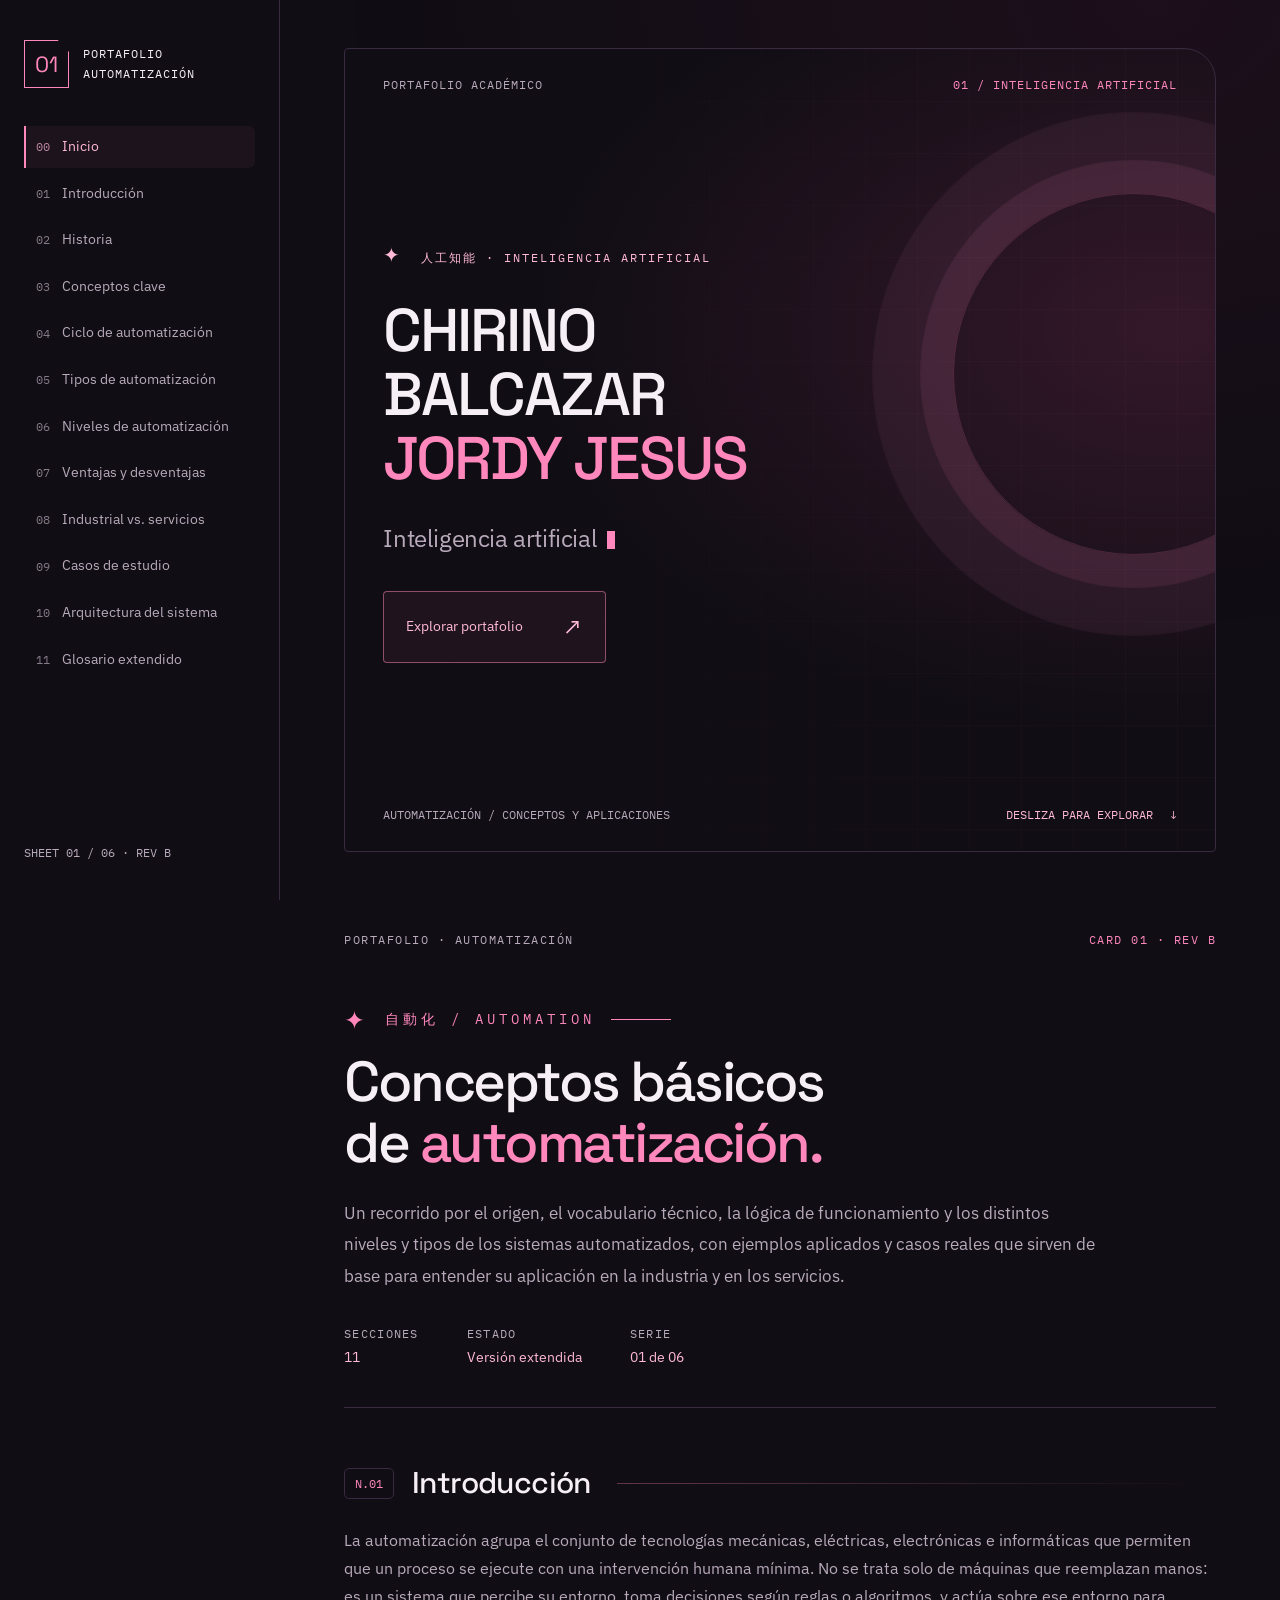
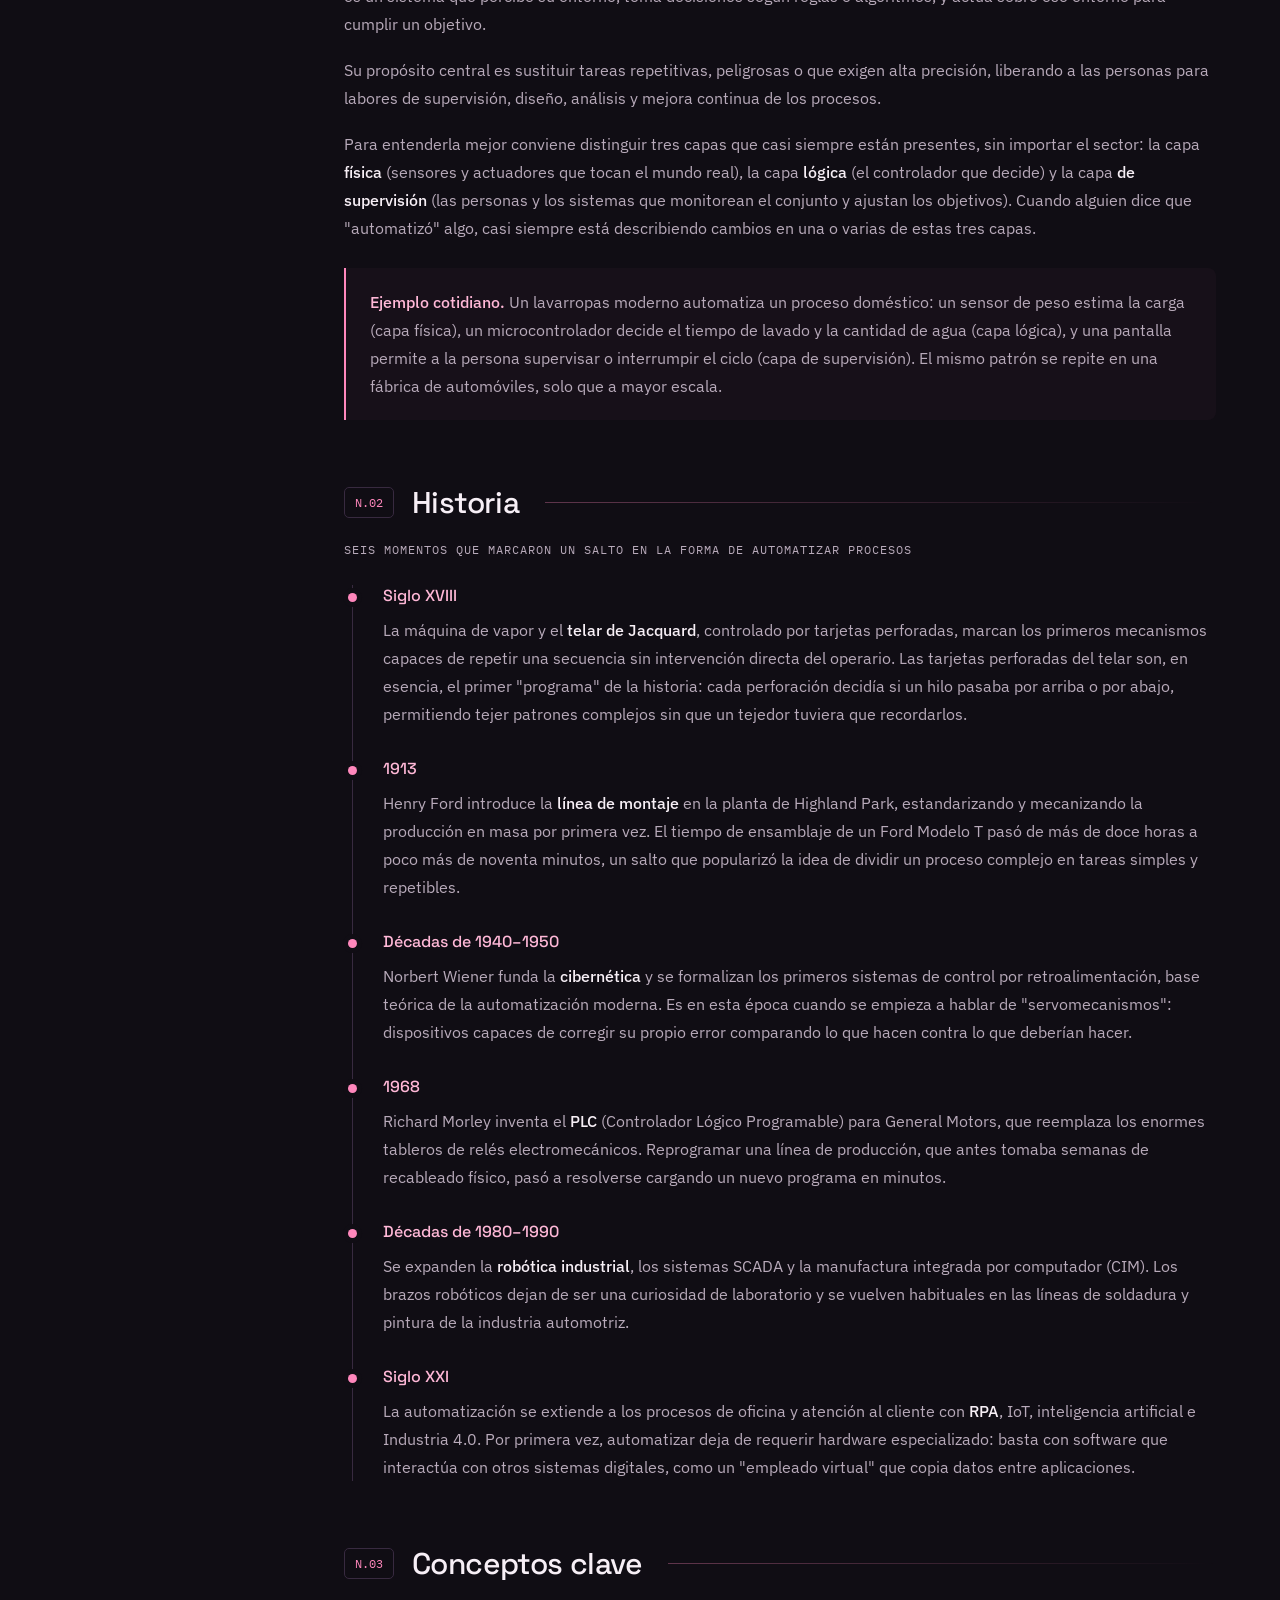
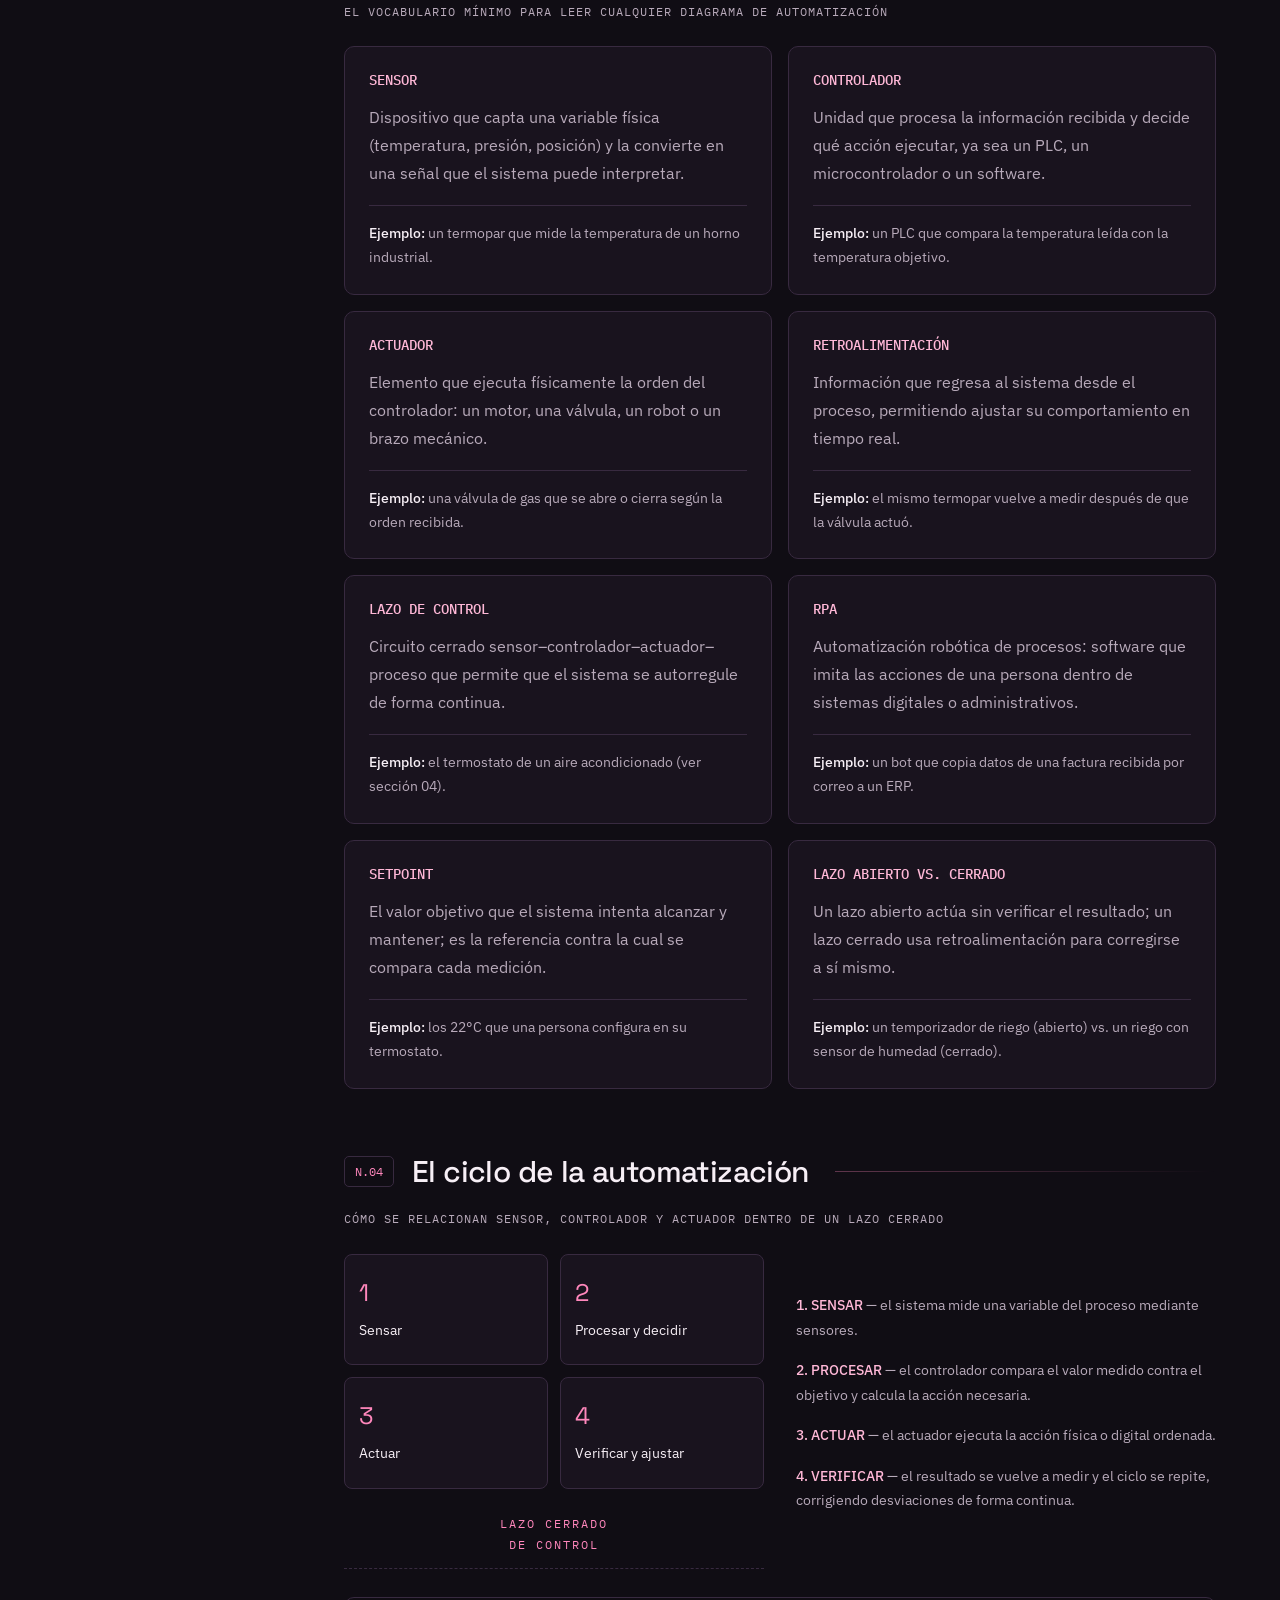
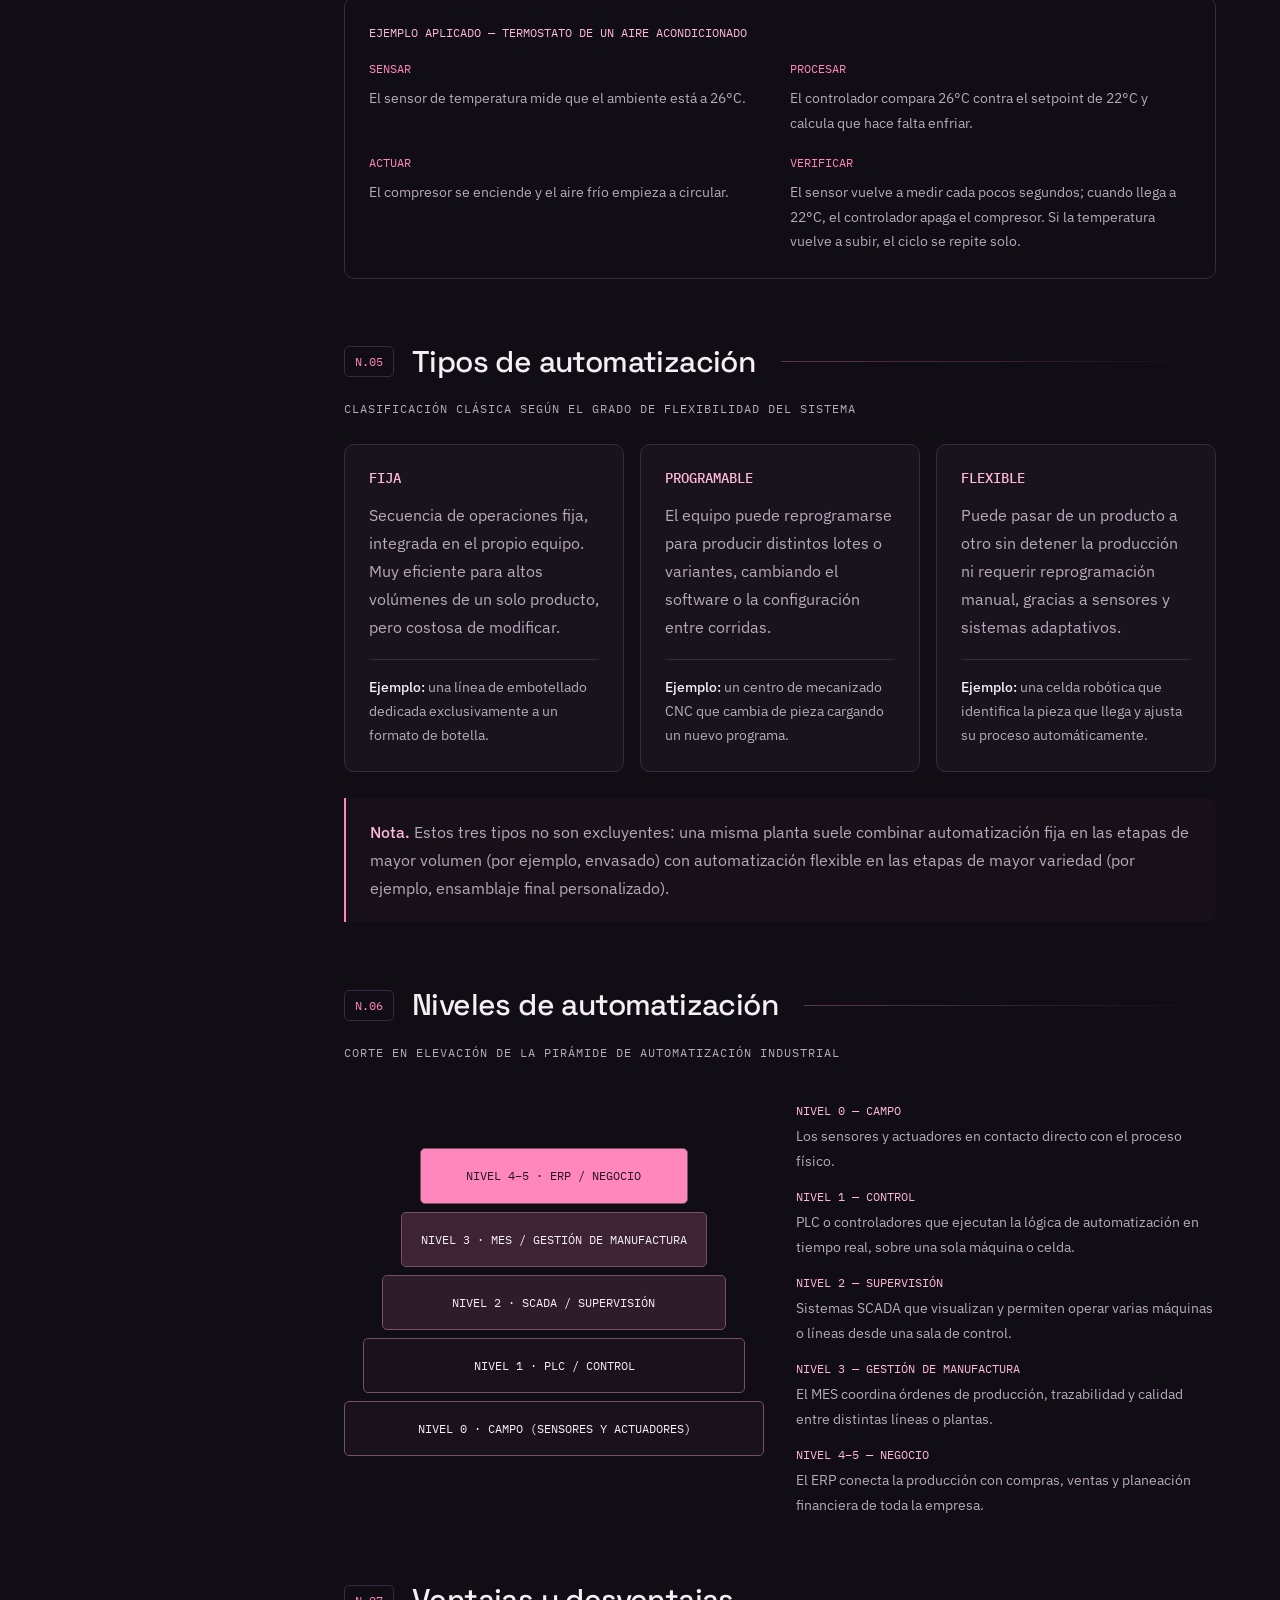
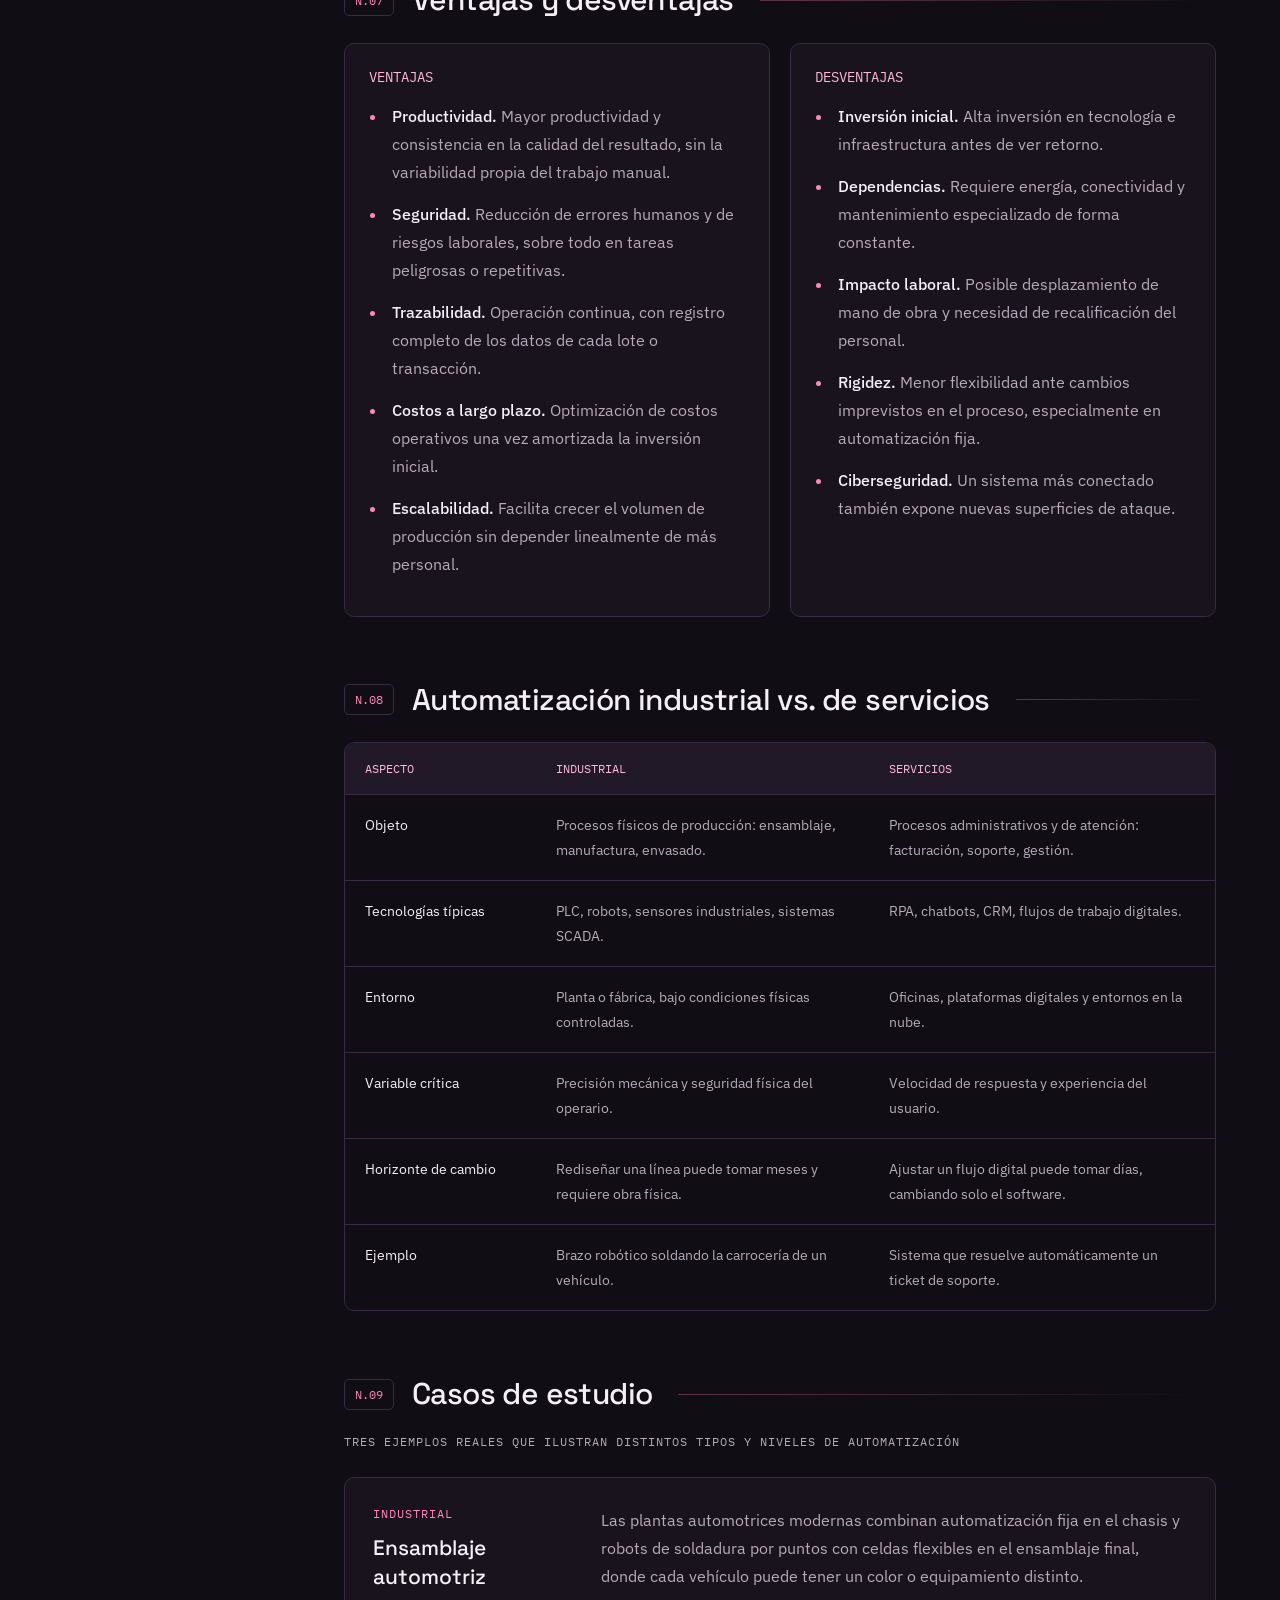
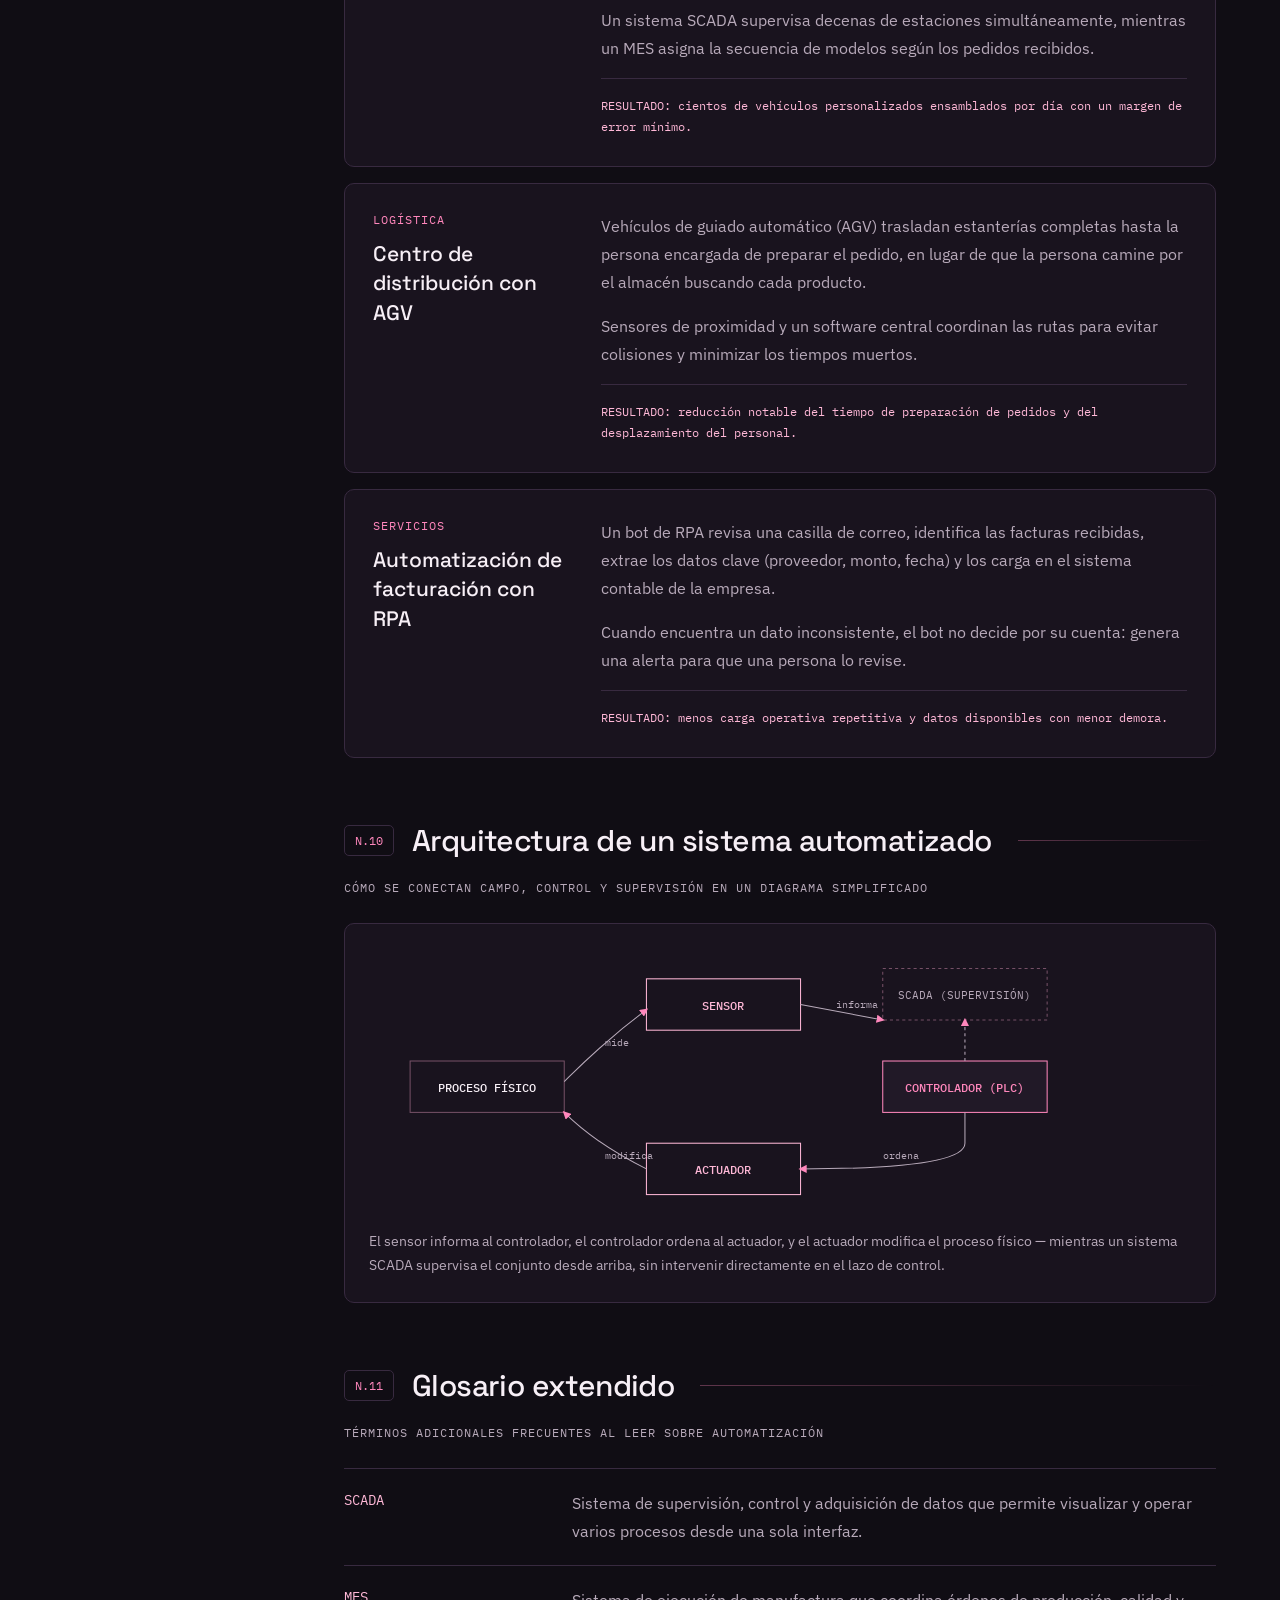
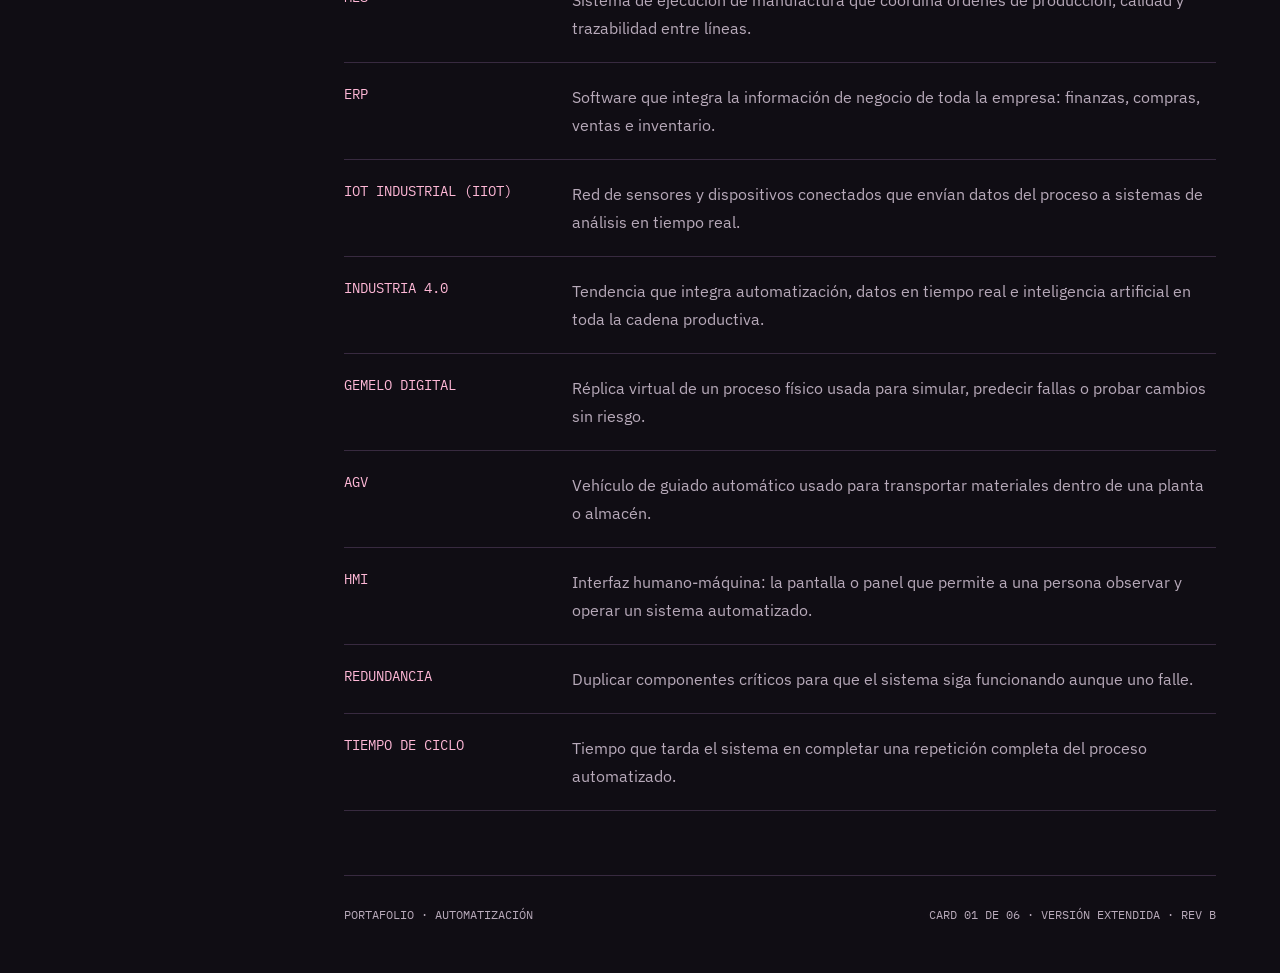
<file: index.html>
<!DOCTYPE html>
<html lang="es">
<head>
<meta charset="UTF-8">
<meta name="viewport" content="width=device-width, initial-scale=1.0">
<title>CHIRINO BALCAZAR JORDY JESUS | Inteligencia artificial</title>
<meta name="description" content="Introducción visual a la automatización: historia, conceptos clave, tipos, niveles, ventajas, desventajas y casos de estudio.">
<link rel="preconnect" href="https://fonts.googleapis.com">
<link rel="preconnect" href="https://fonts.gstatic.com" crossorigin>
<link href="https://fonts.googleapis.com/css2?family=Space+Grotesk:wght@500;600;700&family=IBM+Plex+Sans:wght@400;500;600&family=IBM+Plex+Mono:wght@400;500&display=swap" rel="stylesheet">
<meta name="theme-color" content="#100d14">
<link rel="stylesheet" href="css/styles.css">
</head>
<body>
<a class="skip" href="#contenido">Saltar al contenido</a>

<div class="progress" id="progress"></div>

<div class="shell">

  <nav class="rail" id="rail" aria-label="Índice de secciones">
    <div class="rail-brand">
      <span class="rail-mark">01</span>
      <span class="rail-brand-text">PORTAFOLIO<br>AUTOMATIZACIÓN</span>
    </div>
    <button class="menu-toggle" type="button" aria-controls="railList" aria-expanded="false">Índice +</button>
    <div class="rail-list" id="railList">
      <a href="#inicio" class="rail-link"><span class="rl-tag">00</span>Inicio</a>
      <a href="#introduccion" class="rail-link"><span class="rl-tag">01</span>Introducción</a>
      <a href="#historia" class="rail-link"><span class="rl-tag">02</span>Historia</a>
      <a href="#conceptos" class="rail-link"><span class="rl-tag">03</span>Conceptos clave</a>
      <a href="#ciclo" class="rail-link"><span class="rl-tag">04</span>Ciclo de automatización</a>
      <a href="#tipos" class="rail-link"><span class="rl-tag">05</span>Tipos de automatización</a>
      <a href="#niveles" class="rail-link"><span class="rl-tag">06</span>Niveles de automatización</a>
      <a href="#ventajas" class="rail-link"><span class="rl-tag">07</span>Ventajas y desventajas</a>
      <a href="#diferencias" class="rail-link"><span class="rl-tag">08</span>Industrial vs. servicios</a>
      <a href="#casos" class="rail-link"><span class="rl-tag">09</span>Casos de estudio</a>
      <a href="#arquitectura" class="rail-link"><span class="rl-tag">10</span>Arquitectura del sistema</a>
      <a href="#glosario" class="rail-link"><span class="rl-tag">11</span>Glosario extendido</a>
    </div>
    <div class="rail-foot">SHEET 01 / 06 · REV B</div>
  </nav>

  <main class="sheet" id="contenido">

    <section class="cover" id="inicio" aria-labelledby="cover-title">
      <div class="cover-top"><span>PORTAFOLIO ACADÉMICO</span><span class="cover-edition">01 / INTELIGENCIA ARTIFICIAL</span></div>
      <div class="cover-core">
        <div class="cover-kicker"><span aria-hidden="true">✦</span> 人工知能 · INTELIGENCIA ARTIFICIAL</div>
        <h1 id="cover-title">CHIRINO<br>BALCAZAR<br><span>JORDY JESUS</span></h1>
        <p class="cover-subject">Inteligencia artificial<span aria-hidden="true" class="cover-cursor"></span></p>
        <a class="cover-enter" href="#portafolio">Explorar portafolio <span aria-hidden="true">↗</span></a>
      </div>
      <div class="cover-bottom"><span>AUTOMATIZACIÓN / CONCEPTOS Y APLICACIONES</span><a href="#portafolio" aria-label="Continuar al contenido">DESLIZA PARA EXPLORAR <span aria-hidden="true">↓</span></a></div>
    </section>
    <header class="titleblock" id="portafolio">
      <div class="tb-row">
        <span>PORTAFOLIO · AUTOMATIZACIÓN</span>
        <span class="accent">CARD 01 · REV B</span>
      </div>
      <div class="anime-note" aria-hidden="true">自動化 / AUTOMATION</div>
      <h2 class="content-title">Conceptos básicos<br>de <span>automatización.</span></h2>
      <p class="lede">Un recorrido por el origen, el vocabulario técnico, la lógica de funcionamiento y los distintos niveles y tipos de los sistemas automatizados, con ejemplos aplicados y casos reales que sirven de base para entender su aplicación en la industria y en los servicios.</p>
      <div class="tb-meta">
        <div class="tb-meta-item"><span class="k">SECCIONES</span><span class="v">11</span></div>
        <div class="tb-meta-item"><span class="k">ESTADO</span><span class="v">Versión extendida</span></div>
        <div class="tb-meta-item"><span class="k">SERIE</span><span class="v">01 de 06</span></div>
      </div>
    </header>

    <section id="introduccion" class="panel">
      <div class="panel-head"><span class="coord">N.01</span><h2>Introducción</h2></div>
      <div class="panel-body">
        <p>La automatización agrupa el conjunto de tecnologías mecánicas, eléctricas, electrónicas e informáticas que permiten que un proceso se ejecute con una intervención humana mínima. No se trata solo de máquinas que reemplazan manos: es un sistema que percibe su entorno, toma decisiones según reglas o algoritmos, y actúa sobre ese entorno para cumplir un objetivo.</p>
        <p>Su propósito central es sustituir tareas repetitivas, peligrosas o que exigen alta precisión, liberando a las personas para labores de supervisión, diseño, análisis y mejora continua de los procesos.</p>
        <p>Para entenderla mejor conviene distinguir tres capas que casi siempre están presentes, sin importar el sector: la capa <b>física</b> (sensores y actuadores que tocan el mundo real), la capa <b>lógica</b> (el controlador que decide) y la capa <b>de supervisión</b> (las personas y los sistemas que monitorean el conjunto y ajustan los objetivos). Cuando alguien dice que "automatizó" algo, casi siempre está describiendo cambios en una o varias de estas tres capas.</p>
        <div class="callout"><b>Ejemplo cotidiano.</b> Un lavarropas moderno automatiza un proceso doméstico: un sensor de peso estima la carga (capa física), un microcontrolador decide el tiempo de lavado y la cantidad de agua (capa lógica), y una pantalla permite a la persona supervisar o interrumpir el ciclo (capa de supervisión). El mismo patrón se repite en una fábrica de automóviles, solo que a mayor escala.</div>
      </div>
    </section>

    <section id="historia" class="panel">
      <div class="panel-head"><span class="coord">N.02</span><h2>Historia</h2></div>
      <div class="panel-sub">SEIS MOMENTOS QUE MARCARON UN SALTO EN LA FORMA DE AUTOMATIZAR PROCESOS</div>
      <div class="timeline">
        <div class="tl-item"><div class="tl-year">Siglo XVIII</div><div class="tl-text">La máquina de vapor y el <b>telar de Jacquard</b>, controlado por tarjetas perforadas, marcan los primeros mecanismos capaces de repetir una secuencia sin intervención directa del operario. Las tarjetas perforadas del telar son, en esencia, el primer "programa" de la historia: cada perforación decidía si un hilo pasaba por arriba o por abajo, permitiendo tejer patrones complejos sin que un tejedor tuviera que recordarlos.</div></div>
        <div class="tl-item"><div class="tl-year">1913</div><div class="tl-text">Henry Ford introduce la <b>línea de montaje</b> en la planta de Highland Park, estandarizando y mecanizando la producción en masa por primera vez. El tiempo de ensamblaje de un Ford Modelo T pasó de más de doce horas a poco más de noventa minutos, un salto que popularizó la idea de dividir un proceso complejo en tareas simples y repetibles.</div></div>
        <div class="tl-item"><div class="tl-year">Décadas de 1940–1950</div><div class="tl-text">Norbert Wiener funda la <b>cibernética</b> y se formalizan los primeros sistemas de control por retroalimentación, base teórica de la automatización moderna. Es en esta época cuando se empieza a hablar de "servomecanismos": dispositivos capaces de corregir su propio error comparando lo que hacen contra lo que deberían hacer.</div></div>
        <div class="tl-item"><div class="tl-year">1968</div><div class="tl-text">Richard Morley inventa el <b>PLC</b> (Controlador Lógico Programable) para General Motors, que reemplaza los enormes tableros de relés electromecánicos. Reprogramar una línea de producción, que antes tomaba semanas de recableado físico, pasó a resolverse cargando un nuevo programa en minutos.</div></div>
        <div class="tl-item"><div class="tl-year">Décadas de 1980–1990</div><div class="tl-text">Se expanden la <b>robótica industrial</b>, los sistemas SCADA y la manufactura integrada por computador (CIM). Los brazos robóticos dejan de ser una curiosidad de laboratorio y se vuelven habituales en las líneas de soldadura y pintura de la industria automotriz.</div></div>
        <div class="tl-item"><div class="tl-year">Siglo XXI</div><div class="tl-text">La automatización se extiende a los procesos de oficina y atención al cliente con <b>RPA</b>, IoT, inteligencia artificial e Industria 4.0. Por primera vez, automatizar deja de requerir hardware especializado: basta con software que interactúa con otros sistemas digitales, como un "empleado virtual" que copia datos entre aplicaciones.</div></div>
      </div>
    </section>

    <section id="conceptos" class="panel">
      <div class="panel-head"><span class="coord">N.03</span><h2>Conceptos clave</h2></div>
      <div class="panel-sub">EL VOCABULARIO MÍNIMO PARA LEER CUALQUIER DIAGRAMA DE AUTOMATIZACIÓN</div>
      <div class="term-grid">
        <div class="term"><div class="term-name">SENSOR</div><div class="term-def">Dispositivo que capta una variable física (temperatura, presión, posición) y la convierte en una señal que el sistema puede interpretar.</div><div class="term-ex"><b>Ejemplo:</b> un termopar que mide la temperatura de un horno industrial.</div></div>
        <div class="term"><div class="term-name">CONTROLADOR</div><div class="term-def">Unidad que procesa la información recibida y decide qué acción ejecutar, ya sea un PLC, un microcontrolador o un software.</div><div class="term-ex"><b>Ejemplo:</b> un PLC que compara la temperatura leída con la temperatura objetivo.</div></div>
        <div class="term"><div class="term-name">ACTUADOR</div><div class="term-def">Elemento que ejecuta físicamente la orden del controlador: un motor, una válvula, un robot o un brazo mecánico.</div><div class="term-ex"><b>Ejemplo:</b> una válvula de gas que se abre o cierra según la orden recibida.</div></div>
        <div class="term"><div class="term-name">RETROALIMENTACIÓN</div><div class="term-def">Información que regresa al sistema desde el proceso, permitiendo ajustar su comportamiento en tiempo real.</div><div class="term-ex"><b>Ejemplo:</b> el mismo termopar vuelve a medir después de que la válvula actuó.</div></div>
        <div class="term"><div class="term-name">LAZO DE CONTROL</div><div class="term-def">Circuito cerrado sensor–controlador–actuador–proceso que permite que el sistema se autorregule de forma continua.</div><div class="term-ex"><b>Ejemplo:</b> el termostato de un aire acondicionado (ver sección 04).</div></div>
        <div class="term"><div class="term-name">RPA</div><div class="term-def">Automatización robótica de procesos: software que imita las acciones de una persona dentro de sistemas digitales o administrativos.</div><div class="term-ex"><b>Ejemplo:</b> un bot que copia datos de una factura recibida por correo a un ERP.</div></div>
        <div class="term"><div class="term-name">SETPOINT</div><div class="term-def">El valor objetivo que el sistema intenta alcanzar y mantener; es la referencia contra la cual se compara cada medición.</div><div class="term-ex"><b>Ejemplo:</b> los 22°C que una persona configura en su termostato.</div></div>
        <div class="term"><div class="term-name">LAZO ABIERTO VS. CERRADO</div><div class="term-def">Un lazo abierto actúa sin verificar el resultado; un lazo cerrado usa retroalimentación para corregirse a sí mismo.</div><div class="term-ex"><b>Ejemplo:</b> un temporizador de riego (abierto) vs. un riego con sensor de humedad (cerrado).</div></div>
      </div>
    </section>

    <section id="ciclo" class="panel">
      <div class="panel-head"><span class="coord">N.04</span><h2>El ciclo de la automatización</h2></div>
      <div class="panel-sub">CÓMO SE RELACIONAN SENSOR, CONTROLADOR Y ACTUADOR DENTRO DE UN LAZO CERRADO</div>
      <div class="cycle-wrap">
        <div class="cycle">
          <div class="cycle-node cn-1"><div class="num">1</div><div class="label">Sensar</div></div>
          <div class="cycle-node cn-2"><div class="num">2</div><div class="label">Procesar y decidir</div></div>
          <div class="cycle-node cn-3"><div class="num">3</div><div class="label">Actuar</div></div>
          <div class="cycle-node cn-4"><div class="num">4</div><div class="label">Verificar y ajustar</div></div>
          <div class="cycle-center">LAZO CERRADO<br>DE CONTROL</div>
        </div>
        <div class="cycle-legend">
          <div class="cl-item"><b>1. SENSAR</b> — el sistema mide una variable del proceso mediante sensores.</div>
          <div class="cl-item"><b>2. PROCESAR</b> — el controlador compara el valor medido contra el objetivo y calcula la acción necesaria.</div>
          <div class="cl-item"><b>3. ACTUAR</b> — el actuador ejecuta la acción física o digital ordenada.</div>
          <div class="cl-item"><b>4. VERIFICAR</b> — el resultado se vuelve a medir y el ciclo se repite, corrigiendo desviaciones de forma continua.</div>
        </div>
      </div>
      <div class="applied-example">
        <div class="ae-head">EJEMPLO APLICADO — TERMOSTATO DE UN AIRE ACONDICIONADO</div>
        <div class="ae-steps">
          <div class="ae-step"><span class="ae-role">SENSAR</span>El sensor de temperatura mide que el ambiente está a 26°C.</div>
          <div class="ae-step"><span class="ae-role">PROCESAR</span>El controlador compara 26°C contra el setpoint de 22°C y calcula que hace falta enfriar.</div>
          <div class="ae-step"><span class="ae-role">ACTUAR</span>El compresor se enciende y el aire frío empieza a circular.</div>
          <div class="ae-step"><span class="ae-role">VERIFICAR</span>El sensor vuelve a medir cada pocos segundos; cuando llega a 22°C, el controlador apaga el compresor. Si la temperatura vuelve a subir, el ciclo se repite solo.</div>
        </div>
      </div>
    </section>

    <section id="tipos" class="panel">
      <div class="panel-head"><span class="coord">N.05</span><h2>Tipos de automatización</h2></div>
      <div class="panel-sub">CLASIFICACIÓN CLÁSICA SEGÚN EL GRADO DE FLEXIBILIDAD DEL SISTEMA</div>
      <div class="type-grid">
        <div class="type-card"><div class="tc-name">FIJA</div><div class="tc-def">Secuencia de operaciones fija, integrada en el propio equipo. Muy eficiente para altos volúmenes de un solo producto, pero costosa de modificar.</div><div class="tc-example"><b>Ejemplo:</b> una línea de embotellado dedicada exclusivamente a un formato de botella.</div></div>
        <div class="type-card"><div class="tc-name">PROGRAMABLE</div><div class="tc-def">El equipo puede reprogramarse para producir distintos lotes o variantes, cambiando el software o la configuración entre corridas.</div><div class="tc-example"><b>Ejemplo:</b> un centro de mecanizado CNC que cambia de pieza cargando un nuevo programa.</div></div>
        <div class="type-card"><div class="tc-name">FLEXIBLE</div><div class="tc-def">Puede pasar de un producto a otro sin detener la producción ni requerir reprogramación manual, gracias a sensores y sistemas adaptativos.</div><div class="tc-example"><b>Ejemplo:</b> una celda robótica que identifica la pieza que llega y ajusta su proceso automáticamente.</div></div>
      </div>
      <div class="callout warn"><b>Nota.</b> Estos tres tipos no son excluyentes: una misma planta suele combinar automatización fija en las etapas de mayor volumen (por ejemplo, envasado) con automatización flexible en las etapas de mayor variedad (por ejemplo, ensamblaje final personalizado).</div>
    </section>

    <section id="niveles" class="panel">
      <div class="panel-head"><span class="coord">N.06</span><h2>Niveles de automatización</h2></div>
      <div class="panel-sub">CORTE EN ELEVACIÓN DE LA PIRÁMIDE DE AUTOMATIZACIÓN INDUSTRIAL</div>
      <div class="pyramid-wrap">
        <div class="pyramid">
          <div class="pyr-level pyr-5">NIVEL 4–5 · ERP / NEGOCIO</div>
          <div class="pyr-level pyr-4">NIVEL 3 · MES / GESTIÓN DE MANUFACTURA</div>
          <div class="pyr-level pyr-3">NIVEL 2 · SCADA / SUPERVISIÓN</div>
          <div class="pyr-level pyr-2">NIVEL 1 · PLC / CONTROL</div>
          <div class="pyr-level pyr-1">NIVEL 0 · CAMPO (SENSORES Y ACTUADORES)</div>
        </div>
        <div class="pyramid-legend">
          <dl>
            <dt>NIVEL 0 — CAMPO</dt><dd>Los sensores y actuadores en contacto directo con el proceso físico.</dd>
            <dt>NIVEL 1 — CONTROL</dt><dd>PLC o controladores que ejecutan la lógica de automatización en tiempo real, sobre una sola máquina o celda.</dd>
            <dt>NIVEL 2 — SUPERVISIÓN</dt><dd>Sistemas SCADA que visualizan y permiten operar varias máquinas o líneas desde una sala de control.</dd>
            <dt>NIVEL 3 — GESTIÓN DE MANUFACTURA</dt><dd>El MES coordina órdenes de producción, trazabilidad y calidad entre distintas líneas o plantas.</dd>
            <dt>NIVEL 4–5 — NEGOCIO</dt><dd>El ERP conecta la producción con compras, ventas y planeación financiera de toda la empresa.</dd>
          </dl>
        </div>
      </div>
    </section>

    <section id="ventajas" class="panel">
      <div class="panel-head"><span class="coord">N.07</span><h2>Ventajas y desventajas</h2></div>
      <div class="pros-cons">
        <div class="pc-col pros">
          <div class="pc-head">VENTAJAS</div>
          <ul>
            <li><b>Productividad.</b> Mayor productividad y consistencia en la calidad del resultado, sin la variabilidad propia del trabajo manual.</li>
            <li><b>Seguridad.</b> Reducción de errores humanos y de riesgos laborales, sobre todo en tareas peligrosas o repetitivas.</li>
            <li><b>Trazabilidad.</b> Operación continua, con registro completo de los datos de cada lote o transacción.</li>
            <li><b>Costos a largo plazo.</b> Optimización de costos operativos una vez amortizada la inversión inicial.</li>
            <li><b>Escalabilidad.</b> Facilita crecer el volumen de producción sin depender linealmente de más personal.</li>
          </ul>
        </div>
        <div class="pc-col cons">
          <div class="pc-head">DESVENTAJAS</div>
          <ul>
            <li><b>Inversión inicial.</b> Alta inversión en tecnología e infraestructura antes de ver retorno.</li>
            <li><b>Dependencias.</b> Requiere energía, conectividad y mantenimiento especializado de forma constante.</li>
            <li><b>Impacto laboral.</b> Posible desplazamiento de mano de obra y necesidad de recalificación del personal.</li>
            <li><b>Rigidez.</b> Menor flexibilidad ante cambios imprevistos en el proceso, especialmente en automatización fija.</li>
            <li><b>Ciberseguridad.</b> Un sistema más conectado también expone nuevas superficies de ataque.</li>
          </ul>
        </div>
      </div>
    </section>

    <section id="diferencias" class="panel">
      <div class="panel-head"><span class="coord">N.08</span><h2>Automatización industrial vs. de servicios</h2></div>
      <div class="table-scroll" tabindex="0" role="region" aria-label="Comparación entre automatización industrial y de servicios"><table>
        <thead><tr><th>ASPECTO</th><th class="col-ind">INDUSTRIAL</th><th class="col-serv">SERVICIOS</th></tr></thead>
        <tbody>
          <tr><td>Objeto</td><td>Procesos físicos de producción: ensamblaje, manufactura, envasado.</td><td>Procesos administrativos y de atención: facturación, soporte, gestión.</td></tr>
          <tr><td>Tecnologías típicas</td><td>PLC, robots, sensores industriales, sistemas SCADA.</td><td>RPA, chatbots, CRM, flujos de trabajo digitales.</td></tr>
          <tr><td>Entorno</td><td>Planta o fábrica, bajo condiciones físicas controladas.</td><td>Oficinas, plataformas digitales y entornos en la nube.</td></tr>
          <tr><td>Variable crítica</td><td>Precisión mecánica y seguridad física del operario.</td><td>Velocidad de respuesta y experiencia del usuario.</td></tr>
          <tr><td>Horizonte de cambio</td><td>Rediseñar una línea puede tomar meses y requiere obra física.</td><td>Ajustar un flujo digital puede tomar días, cambiando solo el software.</td></tr>
          <tr><td>Ejemplo</td><td>Brazo robótico soldando la carrocería de un vehículo.</td><td>Sistema que resuelve automáticamente un ticket de soporte.</td></tr>
        </tbody>
      </table></div>
    </section>

    <section id="casos" class="panel">
      <div class="panel-head"><span class="coord">N.09</span><h2>Casos de estudio</h2></div>
      <div class="panel-sub">TRES EJEMPLOS REALES QUE ILUSTRAN DISTINTOS TIPOS Y NIVELES DE AUTOMATIZACIÓN</div>
      <div class="case-grid">
        <div class="case">
          <div><div class="case-tag">INDUSTRIAL</div><div class="case-title">Ensamblaje automotriz</div></div>
          <div class="case-body">
            <p>Las plantas automotrices modernas combinan automatización fija en el chasis y robots de soldadura por puntos con celdas flexibles en el ensamblaje final, donde cada vehículo puede tener un color o equipamiento distinto.</p>
            <p>Un sistema SCADA supervisa decenas de estaciones simultáneamente, mientras un MES asigna la secuencia de modelos según los pedidos recibidos.</p>
            <div class="case-result">RESULTADO: cientos de vehículos personalizados ensamblados por día con un margen de error mínimo.</div>
          </div>
        </div>
        <div class="case">
          <div><div class="case-tag">LOGÍSTICA</div><div class="case-title">Centro de distribución con AGV</div></div>
          <div class="case-body">
            <p>Vehículos de guiado automático (AGV) trasladan estanterías completas hasta la persona encargada de preparar el pedido, en lugar de que la persona camine por el almacén buscando cada producto.</p>
            <p>Sensores de proximidad y un software central coordinan las rutas para evitar colisiones y minimizar los tiempos muertos.</p>
            <div class="case-result">RESULTADO: reducción notable del tiempo de preparación de pedidos y del desplazamiento del personal.</div>
          </div>
        </div>
        <div class="case">
          <div><div class="case-tag">SERVICIOS</div><div class="case-title">Automatización de facturación con RPA</div></div>
          <div class="case-body">
            <p>Un bot de RPA revisa una casilla de correo, identifica las facturas recibidas, extrae los datos clave (proveedor, monto, fecha) y los carga en el sistema contable de la empresa.</p>
            <p>Cuando encuentra un dato inconsistente, el bot no decide por su cuenta: genera una alerta para que una persona lo revise.</p>
            <div class="case-result">RESULTADO: menos carga operativa repetitiva y datos disponibles con menor demora.</div>
          </div>
        </div>
      </div>
    </section>

    <section id="arquitectura" class="panel">
      <div class="panel-head"><span class="coord">N.10</span><h2>Arquitectura de un sistema automatizado</h2></div>
      <div class="panel-sub">CÓMO SE CONECTAN CAMPO, CONTROL Y SUPERVISIÓN EN UN DIAGRAMA SIMPLIFICADO</div>
      <div class="arch-figure">
        <svg role="img" aria-label="Lazo de control entre proceso, sensor, controlador y actuador, con supervisión SCADA" viewBox="0 0 800 260" xmlns="http://www.w3.org/2000/svg" width="100%" height="auto">
          <defs>
            <marker id="arrow" markerWidth="8" markerHeight="8" refX="6" refY="4" orient="auto">
              <path d="M0,0 L8,4 L0,8 z" fill="#ff87bc"/>
            </marker>
          </defs>
          <rect x="40" y="110" width="150" height="50" fill="#19131e" stroke="#755066"/>
          <text x="115" y="140" text-anchor="middle" fill="#f7eff6" font-family="IBM Plex Mono" font-size="12" font-weight="500">PROCESO FÍSICO</text>

          <rect x="270" y="30" width="150" height="50" fill="#19131e" stroke="#ffb8d7"/>
          <text x="345" y="60" text-anchor="middle" fill="#ffb8d7" font-family="IBM Plex Mono" font-size="12" font-weight="500">SENSOR</text>

          <rect x="500" y="110" width="160" height="50" fill="#211927" stroke="#ff87bc"/>
          <text x="580" y="140" text-anchor="middle" fill="#ff87bc" font-family="IBM Plex Mono" font-size="12" font-weight="500">CONTROLADOR (PLC)</text>

          <rect x="270" y="190" width="150" height="50" fill="#19131e" stroke="#ffb8d7"/>
          <text x="345" y="220" text-anchor="middle" fill="#ffb8d7" font-family="IBM Plex Mono" font-size="12" font-weight="500">ACTUADOR</text>

          <rect x="500" y="20" width="160" height="50" fill="#19131e" stroke="#755066" stroke-dasharray="3,3"/>
          <text x="580" y="50" text-anchor="middle" fill="#b8aaba" font-family="IBM Plex Mono" font-size="11">SCADA (SUPERVISIÓN)</text>

          <path d="M190,130 Q230,90 270,60" fill="none" stroke="#b8aaba" marker-end="url(#arrow)"/>
          <path d="M420,55 L500,70" fill="none" stroke="#b8aaba" marker-end="url(#arrow)"/>
          <path d="M580,160 L580,190 Q580,215 420,215" fill="none" stroke="#b8aaba" marker-end="url(#arrow)"/>
          <path d="M270,215 Q220,190 190,160" fill="none" stroke="#b8aaba" marker-end="url(#arrow)"/>
          <path d="M580,110 L580,70" fill="none" stroke="#b8aaba" stroke-dasharray="3,3" marker-end="url(#arrow)"/>

          <text x="230" y="95" fill="#b8aaba" font-family="IBM Plex Mono" font-size="10">mide</text>
          <text x="455" y="58" fill="#b8aaba" font-family="IBM Plex Mono" font-size="10">informa</text>
          <text x="500" y="205" fill="#b8aaba" font-family="IBM Plex Mono" font-size="10">ordena</text>
          <text x="230" y="205" fill="#b8aaba" font-family="IBM Plex Mono" font-size="10">modifica</text>
        </svg>
        <p class="arch-caption">El sensor informa al controlador, el controlador ordena al actuador, y el actuador modifica el proceso físico — mientras un sistema SCADA supervisa el conjunto desde arriba, sin intervenir directamente en el lazo de control.</p>
      </div>
    </section>

    <section id="glosario" class="panel">
      <div class="panel-head"><span class="coord">N.11</span><h2>Glosario extendido</h2></div>
      <div class="panel-sub">TÉRMINOS ADICIONALES FRECUENTES AL LEER SOBRE AUTOMATIZACIÓN</div>
      <div class="glossary">
        <div class="g-item"><div class="g-term">SCADA</div><div class="g-def">Sistema de supervisión, control y adquisición de datos que permite visualizar y operar varios procesos desde una sola interfaz.</div></div>
        <div class="g-item"><div class="g-term">MES</div><div class="g-def">Sistema de ejecución de manufactura que coordina órdenes de producción, calidad y trazabilidad entre líneas.</div></div>
        <div class="g-item"><div class="g-term">ERP</div><div class="g-def">Software que integra la información de negocio de toda la empresa: finanzas, compras, ventas e inventario.</div></div>
        <div class="g-item"><div class="g-term">IOT INDUSTRIAL (IIOT)</div><div class="g-def">Red de sensores y dispositivos conectados que envían datos del proceso a sistemas de análisis en tiempo real.</div></div>
        <div class="g-item"><div class="g-term">INDUSTRIA 4.0</div><div class="g-def">Tendencia que integra automatización, datos en tiempo real e inteligencia artificial en toda la cadena productiva.</div></div>
        <div class="g-item"><div class="g-term">GEMELO DIGITAL</div><div class="g-def">Réplica virtual de un proceso físico usada para simular, predecir fallas o probar cambios sin riesgo.</div></div>
        <div class="g-item"><div class="g-term">AGV</div><div class="g-def">Vehículo de guiado automático usado para transportar materiales dentro de una planta o almacén.</div></div>
        <div class="g-item"><div class="g-term">HMI</div><div class="g-def">Interfaz humano-máquina: la pantalla o panel que permite a una persona observar y operar un sistema automatizado.</div></div>
        <div class="g-item"><div class="g-term">REDUNDANCIA</div><div class="g-def">Duplicar componentes críticos para que el sistema siga funcionando aunque uno falle.</div></div>
        <div class="g-item"><div class="g-term">TIEMPO DE CICLO</div><div class="g-def">Tiempo que tarda el sistema en completar una repetición completa del proceso automatizado.</div></div>
      </div>
    </section>

    <footer>
      <span>PORTAFOLIO · AUTOMATIZACIÓN</span>
      <span>CARD 01 DE 06 · VERSIÓN EXTENDIDA · REV B</span>
    </footer>

  </main>
</div>

<script src="js/main.js" defer></script>
</body>
</html>
</file>
<file: css/styles.css>
/* SAKURA / Edita estos colores para personalizar el tema. */
:root{--bg:#100d14;--surface:#19131e;--raised:#211927;--pink:#ff87bc;--bright:#ffb8d7;--text:#f7eff6;--muted:#b8aaba;--line:#382a40;--mono:'IBM Plex Mono',monospace;--body:'IBM Plex Sans',system-ui,sans-serif;--heading:'Space Grotesk',system-ui,sans-serif;color-scheme:dark}
*{box-sizing:border-box}html{scroll-behavior:smooth;scroll-padding-top:40px}body{margin:0;background:var(--bg);color:var(--text);font:16px/1.75 var(--body)}body:before{content:'';position:fixed;inset:0;pointer-events:none;background:radial-gradient(ellipse at 90% 0%,#a12a6517,transparent 50%);z-index:-1}::selection{background:var(--pink);color:var(--bg)}a{color:inherit}button{font:inherit}a:focus-visible,button:focus-visible,[tabindex]:focus-visible{outline:2px solid var(--pink);outline-offset:5px}.progress{position:fixed;top:0;left:0;width:100%;height:3px;background:var(--pink);transform:scaleX(0);transform-origin:left;z-index:20;box-shadow:0 0 16px #ff87bc70}.shell{max-width:1600px;margin:auto;display:grid;grid-template-columns:280px minmax(0,1fr)}.rail{position:sticky;top:0;height:100vh;padding:40px 24px;border-right:1px solid var(--line);display:flex;flex-direction:column;overflow-y:auto}.rail-brand{display:flex;gap:14px;align-items:center;padding-bottom:38px}.rail-mark{display:grid;place-items:center;width:45px;height:48px;color:var(--pink);border:1px solid var(--pink);font:22px var(--heading);clip-path:polygon(0 0,75% 0,100% 25%,100% 100%,0 100%)}.rail-brand-text{font:12px/1.7 var(--mono);letter-spacing:1px}.rail-list{display:grid;gap:5px}.rail-link{text-decoration:none;display:flex;gap:12px;align-items:center;font-size:14px;line-height:1.4;color:var(--muted);padding:11px 10px;border-left:2px solid transparent;border-radius:0 6px 6px 0;transition:background .2s,color .2s}.rail-link:hover{background:var(--raised);color:var(--text)}.rail-link.active{color:var(--bright);background:#ff87bc0d;border-left-color:var(--pink)}.rl-tag{font:12px var(--mono);opacity:.7}.rail-foot{margin-top:auto;padding-top:32px;color:var(--muted);font:12px var(--mono)}.sheet{min-width:0;padding:48px clamp(24px,5vw,88px)}.titleblock{position:relative;padding:0 0 38px;margin-bottom:56px;border-bottom:1px solid var(--line)}.tb-row{display:flex;flex-wrap:wrap;justify-content:space-between;gap:12px;font:12px var(--mono);letter-spacing:1.5px;color:var(--muted)}.accent{color:var(--pink)}.anime-note{margin:56px 0 14px;display:flex;align-items:center;gap:16px;color:var(--pink);font:14px var(--mono);letter-spacing:4px}.anime-note:before{content:'✦';font-size:25px}.anime-note:after{content:'';width:60px;height:1px;background:var(--pink)}h1{font:500 clamp(36px,4.4vw,66px)/1.08 var(--heading);letter-spacing:-2.5px;max-width:820px;margin:16px 0 24px}h1 span{color:var(--pink)}.lede{max-width:760px;color:var(--muted);font-size:17px;line-height:1.85}.tb-meta{display:flex;gap:48px;margin-top:34px}.tb-meta-item{display:grid;gap:4px}.k{font:12px var(--mono);letter-spacing:1.3px;color:var(--muted)}.v{font-size:14px;color:var(--bright)}.panel{margin:0 0 64px;scroll-margin-top:32px}.panel-head{display:flex;align-items:center;gap:18px;margin-bottom:24px}.coord{color:var(--pink);font:12px var(--mono);border:1px solid var(--line);border-radius:5px;padding:7px 10px;white-space:nowrap}h2{font:500 clamp(23px,2.4vw,30px)/1.25 var(--heading);letter-spacing:-.6px;margin:0}.panel-body p{margin:0 0 18px;color:var(--muted)}b{color:var(--text);font-weight:500}.panel-sub{font:12px/1.8 var(--mono);letter-spacing:1px;color:var(--muted);margin:-6px 0 24px;max-width:760px}.callout{background:#ff87bc08;border-left:2px solid var(--pink);padding:20px 24px;margin:26px 0 0;color:var(--muted);border-radius:0 8px 8px 0}.callout b{color:var(--bright)}.timeline{border-left:1px solid var(--line);margin-left:8px;padding-left:30px}.tl-item{position:relative;padding-bottom:30px}.tl-item:last-child{padding-bottom:0}.tl-item:before{content:'';position:absolute;left:-35px;top:8px;width:9px;height:9px;border-radius:50%;background:var(--pink);box-shadow:0 0 0 5px var(--bg)}.tl-year{font:500 16px var(--heading);color:var(--bright);margin-bottom:10px}.tl-text{color:var(--muted)}.term-grid,.type-grid{display:grid;grid-template-columns:repeat(2,minmax(0,1fr));gap:16px}.term,.type-card{padding:24px;background:var(--surface);border:1px solid var(--line);border-radius:10px;transition:border-color .2s}.term:hover,.type-card:hover{border-color:#905675}.term-name,.tc-name{font:500 14px var(--mono);color:var(--bright);margin-bottom:14px}.term-def,.tc-def{color:var(--muted)}.term-ex,.tc-example{font-size:14px;line-height:1.7;border-top:1px solid var(--line);margin-top:18px;padding-top:16px;color:var(--muted)}.type-grid{grid-template-columns:repeat(3,minmax(0,1fr))}.cycle-wrap,.pyramid-wrap{display:grid;grid-template-columns:1fr 1fr;gap:32px;align-items:center}.cycle{display:grid;grid-template-columns:1fr 1fr;gap:12px}.cycle-node{padding:22px 14px;background:var(--surface);border:1px solid var(--line);border-radius:8px}.num{font:24px var(--heading);color:var(--pink);margin-bottom:10px}.label{font-size:14px}.cycle-center{grid-column:1/-1;text-align:center;color:var(--pink);font:12px/1.8 var(--mono);letter-spacing:2px;border-bottom:1px dashed var(--line);padding:12px}.cl-item{color:var(--muted);font-size:14px;margin:0 0 16px}.cl-item b{color:var(--bright)}.applied-example{margin-top:28px;border:1px solid var(--line);border-radius:10px;padding:24px}.ae-head{font:12px/1.8 var(--mono);color:var(--bright);margin-bottom:18px}.ae-steps{display:grid;grid-template-columns:1fr 1fr;gap:20px}.ae-step{color:var(--muted);font-size:14px}.ae-role{display:block;font:12px var(--mono);color:var(--pink);margin-bottom:10px}.pyramid{display:flex;flex-direction:column;align-items:center;gap:8px}.pyr-level{padding:17px 10px;text-align:center;font:12px/1.6 var(--mono);border:1px solid #755066;background:#ff87bc0a;border-radius:5px;width:100%}.pyr-5{width:64%;background:#ff87bc;color:#25131e}.pyr-4{width:73%;background:#ff87bc30}.pyr-3{width:82%;background:#ff87bc20}.pyr-2{width:91%}.pyramid-legend dl{margin:0}.pyramid-legend dt{font:12px var(--mono);color:var(--bright);margin:16px 0 6px}.pyramid-legend dd{margin:0;color:var(--muted);font-size:14px}.pros-cons{display:grid;grid-template-columns:1fr 1fr;gap:20px}.pc-col{padding:24px;border:1px solid var(--line);border-radius:10px;background:var(--surface)}.pc-head{font:14px var(--mono);color:var(--bright)}.pc-col ul{padding-left:18px;margin-bottom:0}.pc-col li{color:var(--muted);padding:0 0 14px 5px}.pc-col li::marker{color:var(--pink)}.table-scroll{overflow-x:auto;border:1px solid var(--line);border-radius:10px}table{width:100%;border-collapse:collapse;min-width:580px;text-align:left}th{font:12px var(--mono);color:var(--bright);background:var(--raised)}td,th{padding:18px 20px;border-bottom:1px solid var(--line);vertical-align:top}td{font-size:14px;color:var(--muted)}td:first-child{color:var(--text);width:22%}tr:last-child td{border-bottom:0}.case-grid{display:grid;gap:16px}.case{display:grid;grid-template-columns:200px 1fr;gap:28px;padding:28px;background:var(--surface);border:1px solid var(--line);border-radius:10px}.case-tag{font:12px var(--mono);color:var(--pink);letter-spacing:1px;margin-bottom:12px}.case-title{font:500 21px/1.4 var(--heading)}.case-body p{color:var(--muted);margin:0 0 16px}.case-result{font:12px/1.8 var(--mono);color:var(--bright);border-top:1px solid var(--line);padding-top:16px}.arch-figure{border:1px solid var(--line);border-radius:10px;padding:24px;background:var(--surface);overflow-x:auto}.arch-figure svg{display:block;min-width:570px}.arch-caption{font-size:14px;color:var(--muted);margin-bottom:0}.glossary{border-top:1px solid var(--line)}.g-item{display:grid;grid-template-columns:200px 1fr;gap:28px;border-bottom:1px solid var(--line);padding:20px 0}.g-term{font:14px/1.7 var(--mono);color:var(--bright)}.g-def{color:var(--muted)}footer{display:flex;justify-content:space-between;flex-wrap:wrap;gap:16px;border-top:1px solid var(--line);padding-top:28px;font:12px/1.8 var(--mono);color:var(--muted)}.menu-toggle{display:none}.skip{position:fixed;top:-100px;left:20px;background:var(--pink);color:var(--bg);padding:10px 20px;z-index:50}.skip:focus{top:15px}
@media(min-width:1500px){.sheet{padding-top:60px}}
@media(max-width:1100px){.shell{grid-template-columns:240px minmax(0,1fr)}.rail{padding:30px 16px}.sheet{padding:36px 28px}.type-grid{grid-template-columns:1fr}.case{grid-template-columns:1fr;gap:16px}.cycle-wrap,.pyramid-wrap{grid-template-columns:1fr}.g-item{grid-template-columns:150px 1fr}}
@media(max-width:760px){html{scroll-padding-top:90px}.shell{display:block}.rail{position:sticky;top:0;z-index:10;height:auto;overflow:visible;padding:14px 20px;background:#100d14f5;backdrop-filter:blur(16px);border-right:0;border-bottom:1px solid var(--line);display:grid;grid-template-columns:1fr auto}.rail-brand{padding:0;gap:10px}.rail-mark{width:32px;height:36px;font-size:18px}.rail-brand-text{font-size:12px;line-height:1.4}.menu-toggle{display:block;padding:6px 12px;border:1px solid var(--line);color:var(--bright);background:var(--raised);border-radius:6px;font-size:14px}.rail-list{grid-column:1/-1;display:none;max-height:65vh;overflow:auto;margin-top:14px}.rail.open .rail-list{display:grid}.rail-foot{display:none}.sheet{padding:28px 20px}.tb-row{font-size:12px;letter-spacing:.5px}.anime-note{margin-top:38px}h1{font-size:42px;letter-spacing:-1.8px}.lede{font-size:16px}.tb-meta{gap:24px;flex-wrap:wrap}.titleblock{margin-bottom:40px}.panel{margin-bottom:44px;scroll-margin-top:95px}.panel-head{gap:12px}.term-grid,.pros-cons,.ae-steps{grid-template-columns:1fr}.g-item{grid-template-columns:1fr;gap:8px}.panel-sub{font-size:12px}.case,.term,.type-card,.pc-col{padding:20px}.arch-figure{padding:14px}.arch-caption{min-width:260px}footer{font-size:12px}}
@media(prefers-reduced-motion:reduce){html{scroll-behavior:auto}*{transition:none!important}}
@media print{body{background:white;color:#222}.rail,.progress,.anime-note,.skip{display:none}.shell{display:block}.sheet{padding:0}*{color:#222!important;background:transparent!important;box-shadow:none!important}.panel{break-inside:avoid}.table-scroll,.arch-figure{overflow:visible}.arch-figure svg{min-width:0}a{text-decoration:none}}


/* Portada y transiciones futuristas: duración, brillo y movimiento. */
.cover{min-height:calc(100svh - 96px);position:relative;display:flex;flex-direction:column;justify-content:space-between;isolation:isolate;padding:26px clamp(20px,3vw,42px);margin:0 0 80px;border:1px solid var(--line);border-radius:4px 32px 4px 4px;overflow:hidden;background:radial-gradient(ellipse at 95% 35%,#ff57a526,transparent 55%),var(--bg)}
.cover:before{content:'';position:absolute;inset:0;z-index:-1;pointer-events:none;background-image:linear-gradient(#ff87bc08 1px,transparent 1px),linear-gradient(90deg,#ff87bc08 1px,transparent 1px);background-size:52px 52px;mask-image:linear-gradient(90deg,transparent,#000)}
.cover:after{content:'';position:absolute;right:-100px;top:18%;width:360px;height:360px;border:1px solid #ff87bc30;border-radius:50%;box-shadow:0 0 0 32px #ff87bc04,0 0 0 33px #ff87bc13,0 0 0 80px #ff87bc03,0 0 0 81px #ff87bc0d;z-index:-1;pointer-events:none;animation:orbit-drift 12s ease-in-out infinite alternate}
.cover-top,.cover-bottom{display:flex;justify-content:space-between;gap:20px;color:var(--muted);font:12px/1.7 var(--mono);letter-spacing:1px}.cover-edition{color:var(--pink)}.cover-core{padding:64px 0}.cover-kicker{font:12px/1.8 var(--mono);letter-spacing:2px;color:var(--bright);margin-bottom:26px}.cover-kicker>span{font-size:20px;margin-right:10px}.cover h1{font-size:clamp(36px,4.7vw,72px);font-weight:500;line-height:1.06;letter-spacing:-2px;margin:0 0 26px}.cover h1 span{color:var(--pink)}.cover-subject{font-size:clamp(18px,2vw,24px);letter-spacing:-.4px;margin:0 0 32px;color:var(--muted)}.cover-cursor{display:inline-block;margin-left:10px;width:8px;height:18px;vertical-align:middle;background:var(--pink);animation:cursor-glow 2.4s ease-in-out infinite}.cover-enter{position:relative;overflow:hidden;display:inline-flex;align-items:center;gap:40px;border:1px solid #ff87bc80;border-radius:4px;padding:14px 22px;background:#ff87bc10;color:var(--bright);text-decoration:none;font-size:14px;transition:transform .35s,box-shadow .35s,background .35s}.cover-enter:after{content:'';position:absolute;inset:-100% -50%;background:linear-gradient(115deg,transparent 40%,#ffffff20 50%,transparent 60%);transform:translateX(-100%);transition:transform .7s}.cover-enter:hover:after{transform:translateX(100%)}.cover-enter:hover{transform:translateY(-3px);background:#ff87bc20;box-shadow:0 8px 30px #ff87bc18}.cover-enter>span{font-size:24px}.cover-bottom{font-size:12px;letter-spacing:0}.cover-bottom a{text-decoration:none;color:var(--bright)}.cover-bottom a span{display:inline-block;margin-left:10px}.content-title{font:500 clamp(36px,4.4vw,66px)/1.08 var(--heading);letter-spacing:-2.5px;max-width:820px;margin:16px 0 24px}.content-title span{color:var(--pink)}
.rail-link{transition:background .3s,color .3s,border-color .3s,transform .3s}.rail-link:hover{transform:translateX(4px)}.term,.type-card,.case,.pc-col{transition:transform .4s cubic-bezier(.2,.75,.25,1),border-color .4s,box-shadow .4s}.term:hover,.type-card:hover,.case:hover,.pc-col:hover{transform:translateY(-4px);border-color:#ff87bc70;box-shadow:0 12px 32px #ff87bc08}.coord{transition:box-shadow .4s,border-color .4s}.panel:hover .coord{border-color:#ff87bc70;box-shadow:0 0 18px #ff87bc16}.panel-head{position:relative}.panel-head:after{content:'';height:1px;flex:1;background:linear-gradient(90deg,#ff87bc55,transparent);margin-left:8px}
.motion-enabled .reveal{opacity:0;transform:translateY(24px);transition:opacity .8s ease,transform .8s cubic-bezier(.16,1,.3,1)}.motion-enabled .reveal.is-visible{opacity:1;transform:translateY(0)}.nav-arrival .panel-head,.nav-arrival.content-title{animation:arrival 1s ease-out}.cover-core{animation:cover-in 1s cubic-bezier(.16,1,.3,1) both}
@keyframes cover-in{from{opacity:0;transform:translateY(20px)}to{opacity:1;transform:none}}@keyframes arrival{from{filter:drop-shadow(0 0 12px #ff87bc99)}to{filter:drop-shadow(0 0 0 transparent)}}@keyframes orbit-drift{from{transform:translateY(-12px) scale(.95)}to{transform:translateY(22px) scale(1.04)}}@keyframes cursor-glow{0%,100%{opacity:.35;box-shadow:0 0 0 transparent}50%{opacity:1;box-shadow:0 0 16px #ff87bc80}}
@media(max-width:760px){.cover{min-height:calc(100svh - 118px);padding:22px 18px;margin-bottom:48px;border-radius:4px 24px 4px 4px;scroll-margin-top:90px}.cover-top,.cover-bottom{flex-direction:column;gap:10px}.cover-top{font-size:12px;letter-spacing:0}.cover-core{padding:44px 0}.cover h1{font-size:clamp(29px,9vw,52px);letter-spacing:-1.3px}.cover-kicker{font-size:12px;letter-spacing:.3px}.cover:after{right:-230px}.cover-bottom{font-size:12px}.cover-enter{padding:12px 18px}.content-title{font-size:38px;letter-spacing:-1.5px}.panel-head:after{display:none}#portafolio{scroll-margin-top:100px}}
@media(prefers-reduced-motion:reduce){*,*:before,*:after{animation:none!important;transition:none!important}.motion-enabled .reveal{opacity:1;transform:none}html{scroll-behavior:auto}.term:hover,.type-card:hover,.case:hover,.pc-col:hover,.cover-enter:hover,.rail-link:hover{transform:none}}
@media print{.cover{min-height:auto;padding:30px 0;border:0;break-after:page}.cover:before,.cover:after,.cover-enter,.cover-bottom,.cover-cursor{display:none}.cover-core{padding:80px 0}.motion-enabled .reveal{opacity:1;transform:none}}
</file>
